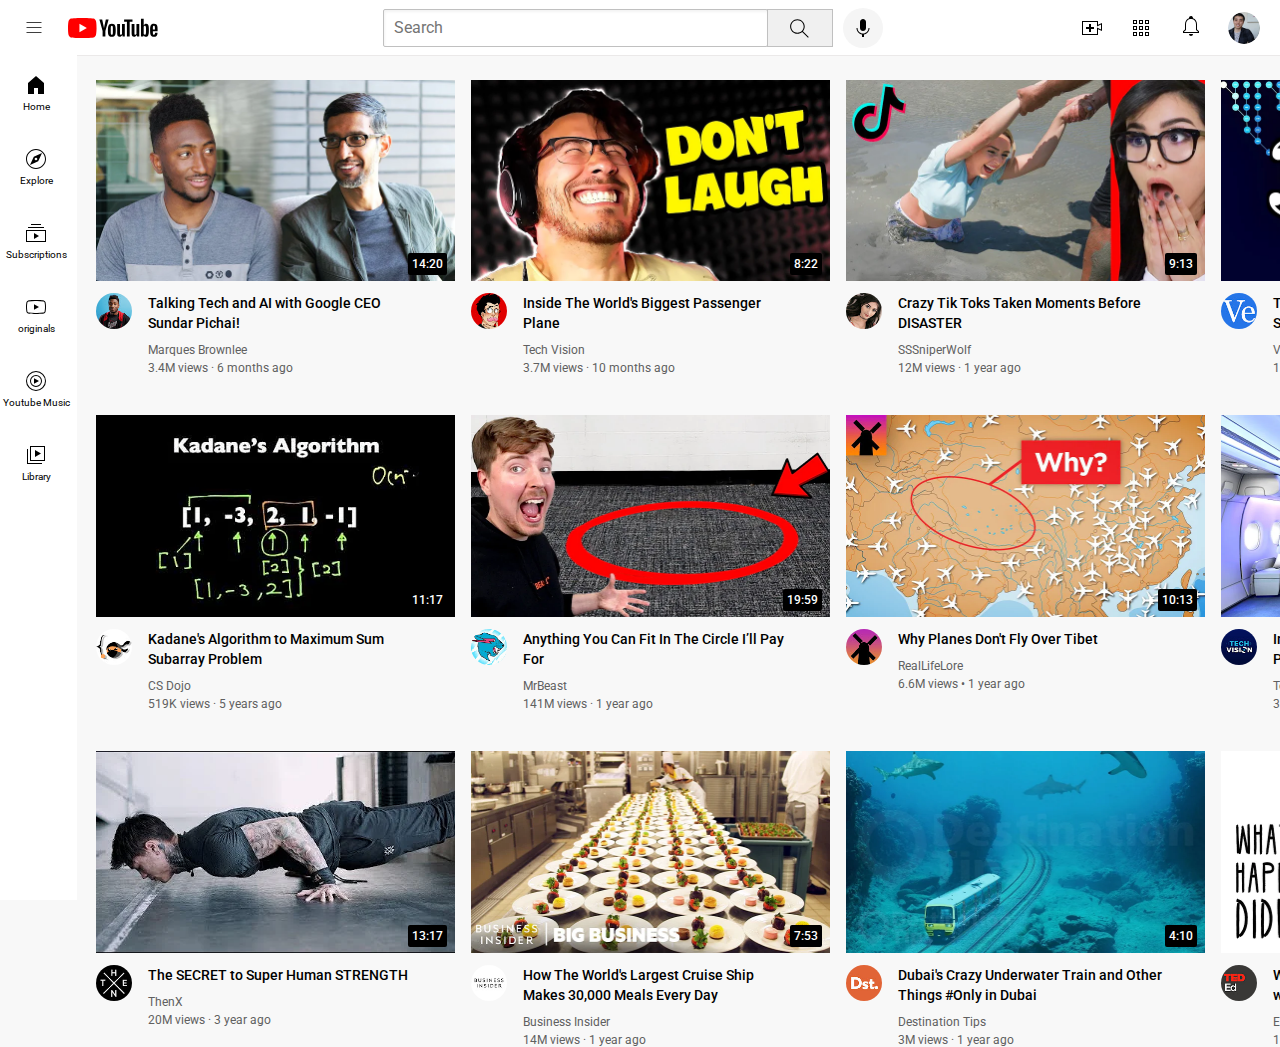
<file: index.html>
<!DOCTYPE html>
<html>
  <head>
    <meta charset="UTF-8">
    <meta http-equiv="X-UA-Compatible" 
          content="IE=edge">
    <meta name="viewport" 
          content="width=device-width, initial-scale=1.0">
    <title>youtube.com Clone</title>

      <link rel="preconnect" href="https://fonts.googleapis.com">
      <link rel="preconnect" href="https://fonts.gstatic.com" crossorigin>
      <link href="https://fonts.googleapis.com/css2?family=Roboto:ital,wght@0,100..900;1,100..900&display=swap" rel="stylesheet">

      <link rel="preconnect" href="https://fonts.googleapis.com">
      <link rel="preconnect" href="https://fonts.gstatic.com" crossorigin>
      <link href="https://fonts.googleapis.com/css2?family=Roboto:ital,wght@0,100..900;1,100..900&display=swap" rel="stylesheet">

      <link rel="preconnect" href="https://fonts.googleapis.com">
      <link rel="preconnect" href="https://fonts.gstatic.com" crossorigin>
      <link href="https://fonts.googleapis.com/css2?family=Roboto:ital,wght@0,100..900;1,100..900&display=swap" rel="stylesheet">



      <link rel="stylesheet" href="styles/general.css">
      <link rel="stylesheet" href="styles/header.css">
      <link rel="stylesheet" href="styles/video.css">
      <link rel="stylesheet" href="styles/sidebar.css">
  </head>
  <body>
    <div class="header">
      <div class="ls">
        <img class="hrmu" src="icons/hamburger-menu.svg" alt="">
        <img class="ytlogo" src="icons/youtube-logo.svg" alt="">
      </div>
      <div class="ms">
        <input class="search-bar" type="text" placeholder="Search">
        <button class="b1">
          <img class="z1" src="icons/search.svg" alt="">
          <button class="b2">
            <img class="z2" src="icons/voice-search-icon.svg" alt="">
          </button>
        </button>
      </div>
      <div class="rs">
        <img class="q1" src="icons/upload.svg" alt="">
        <img class="q2" src="icons/youtube-apps.svg" alt="">
        <div class="notifications-icon-container">
          <img class="q3" src="icons/notifications.svg" alt="">
          <div notificaion-count> </div>
        </div>
        <img class="q4" src="icons/my-channel.jpeg" alt="">
      </div>
    </div>

    <div class="sidebar">
      <div class="sidebar-link">
        <img src="icons/home.svg" alt="">
        <div>Home</div>
      </div>
      <div class="sidebar-link">
        <img src="icons/explore.svg" alt="">
        <div>Explore</div>
      </div>
      <div class="sidebar-link">
        <img src="icons/subscriptions.svg" alt="">
        <div>Subscriptions</div>
      </div>
      <div class="sidebar-link">
        <img src="icons/originals.svg" alt="">
        <div>originals</div>
      </div>
      <div class="sidebar-link">
        <img src="icons/youtube-music.svg" alt="">
        <div>Youtube Music</div>
      </div>
      <div class="sidebar-link">
        <img src="icons/library.svg" alt="">
        <div>Library</div>
      </div>
    </div>

    <div class="g1">
      <div class="d1">
      <div class="tr1">
        <img class="thumbnail" src="thumbnails/thumbnail-1.webp">
        <div class="vd1">14:20</div>
      </div>

      <div class="g1">
        <div class="cp1">
          <img class="pf1" src="channel-pictures/channel-1.jpeg" alt="">
        </div>
        <div class="h1">
          <p class="p1">
            Talking Tech and AI with Google CEO Sundar Pichai!
          </p>
          <p class="p2">
            Marques Brownlee
          </p>
          <p class="p3">
            3.4M views · 6 months ago
          </p>
        </div>
        
      </div>
    </div>

    <div class="d1">
      <div class="tr1">
        <img class="thumbnail" src="thumbnails/thumbnail-2.webp">
        <div class="vd1">8:22</div>
      </div>

      <div class="g1">
        <div class="cp1">
          <img class="pf1" src="channel-pictures/channel-2.jpeg" alt="">
        </div>
        <div class="h1">
          <p class="p1">
            Inside The World's Biggest Passenger Plane
          </p>
          <p class="p2">
            Tech Vision
          </p>
          <p class="p3">
            3.7M views · 10 months ago
          </p>
        </div>
        
      </div>
    </div>


    <div class="d1">
      <div class="tr1">
        <img class="thumbnail" src="thumbnails/thumbnail-3.webp">
        <div class="vd1">9:13</div>
      </div>

      <div class="g1">
        <div class="cp1">
          <img class="pf1" src="channel-pictures/channel-3.jpeg" alt="">
        </div>
        <div class="h1">
          <p class="p1">   
            Crazy Tik Toks Taken Moments Before DISASTER
          </p>
          <p class="p2">
            SSSniperWolf
          </p>
          <p class="p3">
            12M views · 1 year ago
          </p>
        </div>
        
      </div>
    </div>

    <div class="d1">
      <div class="tr1">
        <img class="thumbnail" src="thumbnails/thumbnail-4.webp">
        <div class="vd1">22:09</div>
      </div>

      <div class="g1">
        <div class="cp1">
          <img class="pf1" src="channel-pictures/channel-4.jpeg" alt="">
        </div>
        <div class="h1">
          <p class="p1">
            The Simplest Math Problem No One Can Solve - Collatz Conjecture
          </p>
          <p class="p2">
            Veritasium
          </p>
          <p class="p3">
            18M views · 4 months ago
          </p>
        </div>
        
      </div>
    </div>


    <div class="d1">
      <div class="tr1">
        <img class="thumbnail" src="thumbnails/thumbnail-5.webp">
        <div class="vd1">11:17</div>
      </div>

      <div class="g1">
        <div class="cp1">
          <img class="pf1" src="channel-pictures/channel-5.jpeg" alt="">
        </div>
        <div class="h1">
          <p class="p1">
            Kadane's Algorithm to Maximum Sum Subarray Problem
          </p>
          <p class="p2">
            CS Dojo
          </p>
          <p class="p3">
            519K views · 5 years ago
          </p>
        </div>
        
      </div>
    </div>

    <div class="d1">
      <div class="tr1">
        <img class="thumbnail" src="thumbnails/thumbnail-6.webp">
        <div class="vd1">19:59</div>
      </div>

      <div class="g1">
        <div class="cp1">
          <img class="pf1" src="channel-pictures/channel-6.jpeg" alt="">
        </div>
        <div class="h1">
          <p class="p1">
            
            Anything You Can Fit In The Circle I’ll Pay For
          </p>
          <p class="p2">
            MrBeast
          </p>
          <p class="p3">
            141M views · 1 year ago
          </p>
        </div>
        
      </div>
    </div>
    

    <div class="d1">
      <div class="tr1">
        <img class="thumbnail" src="thumbnails/thumbnail-7.webp">
        <div class="vd1">10:13</div>
      </div>

      <div class="g1">
        <div class="cp1">
          <img class="pf1" src="channel-pictures/channel-7.jpeg" alt="">
        </div>
        <div class="h1">
          <p class="p1">
            Why Planes Don't Fly Over Tibet
          </p>
          <p class="p2">
            RealLifeLore
          </p>
          <p class="p3">
            6.6M views • 1 year ago
          </p>
        </div>
        
      </div>
    </div>

    <div class="d1">
      <div class="tr1">
        <img class="thumbnail" src="thumbnails/thumbnail-8.webp">
        <div class="vd1">7:12</div>
      </div>

      <div class="g1">
        <div class="cp1">
          <img class="pf1" src="channel-pictures/channel-8.jpeg" alt="">
        </div>
        <div class="h1">
          <p class="p1">
            Inside The World's Biggest Passenger Plane
          </p>
          <p class="p2">
            Tech Vision
          </p>
          <p class="p3">
            3.7M views · 10 months ago
          </p>
        </div>
        
      </div>
    </div>


    <div class="d1">
      <div class="tr1">
        <img class="thumbnail" src="thumbnails/thumbnail-9.webp">
        <div class="vd1">13:17</div>
      </div>

      <div class="g1">
        <div class="cp1">
          <img class="pf1" src="channel-pictures/channel-9.jpeg" alt="">
        </div>
        <div class="h1">
          <p class="p1">   
            The SECRET to Super Human STRENGTH
          </p>
          <p class="p2">
            ThenX
          </p>
          <p class="p3">
            20M views · 3 year ago
          </p>
        </div>
        
      </div>
    </div>

    <div class="d1">
      <div class="tr1">
        <img class="thumbnail" src="thumbnails/thumbnail-10.webp">
        <div class="vd1">7:53</div>
      </div>

      <div class="g1">
        <div class="cp1">
          <img class="pf1" src="channel-pictures/channel-10.jpeg" alt="">
        </div>
        <div class="h1">
          <p class="p1">
            How The World's Largest Cruise Ship Makes 30,000 Meals Every Day
          </p>
          <p class="p2">
            Business Insider
          </p>
          <p class="p3">
            14M views · 1 year ago
          </p>
        </div>
        
      </div>
    </div>


    <div class="d1">
      <div class="tr1">
        <img class="thumbnail" src="thumbnails/thumbnail-11.webp">
        <div class="vd1">4:10</div>
      </div>

      <div class="g1">
        <div class="cp1">
          <img class="pf1" src="channel-pictures/channel-11.jpeg" alt="">
        </div>
        <div class="h1">
          <p class="p1">
            Dubai's Crazy Underwater Train and Other Things #Only in Dubai
          </p>
          <p class="p2">
            Destination Tips
          </p>
          <p class="p3">
            3M views · 1 year ago
          </p>
        </div>
        
      </div>
    </div>

    <div class="d1">
      <div class="tr1">
        <img class="thumbnail" src="thumbnails/thumbnail-12.webp">
        <div class="vd1">4:51</div>
      </div>

      <div class="g1">
        <div class="cp1">
          <img class="pf1" src="channel-pictures/channel-12.jpeg" alt="">
        </div>
        <div class="h1">
          <p class="p1">          
              What would happen if you didn’t drink water? - Mia Nacamulli
          </p>
          <p class="p2">
            ED-Ed
          </p>
          <p class="p3">
            12M views · 5 years ago
          </p>
        </div>
        
      </div>
    </div>

    </div>
    
  </body>
</html>
</file>
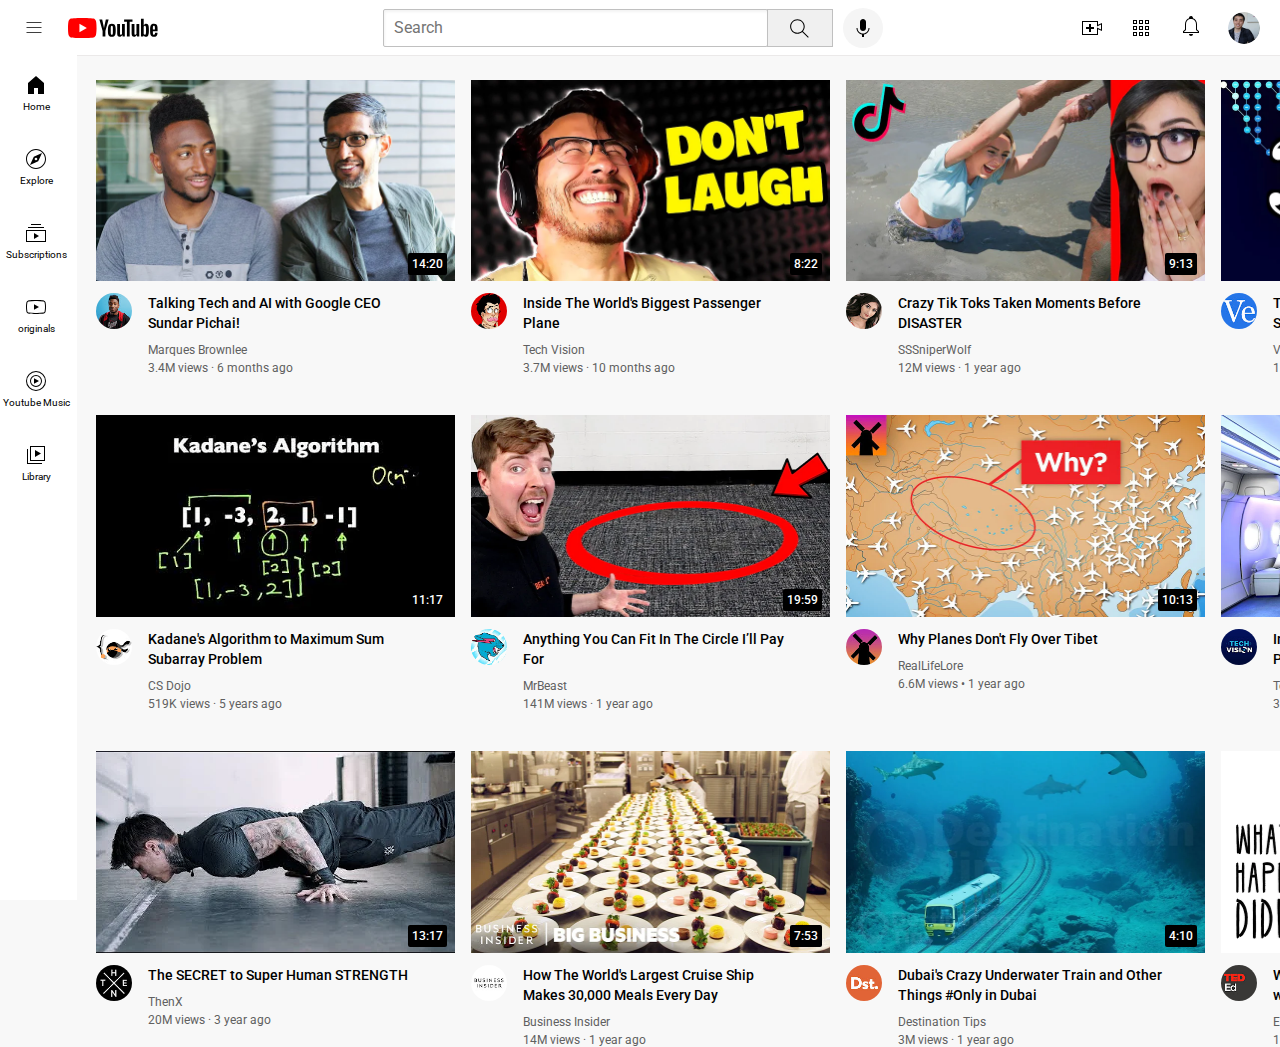
<file: youtube.html>
<!DOCTYPE html>
<html>
  <head>
    <title>youtube.com Clone</title>

      <link rel="preconnect" href="https://fonts.googleapis.com">
      <link rel="preconnect" href="https://fonts.gstatic.com" crossorigin>
      <link href="https://fonts.googleapis.com/css2?family=Roboto:ital,wght@0,100..900;1,100..900&display=swap" rel="stylesheet">

      <link rel="preconnect" href="https://fonts.googleapis.com">
      <link rel="preconnect" href="https://fonts.gstatic.com" crossorigin>
      <link href="https://fonts.googleapis.com/css2?family=Roboto:ital,wght@0,100..900;1,100..900&display=swap" rel="stylesheet">

      <link rel="preconnect" href="https://fonts.googleapis.com">
      <link rel="preconnect" href="https://fonts.gstatic.com" crossorigin>
      <link href="https://fonts.googleapis.com/css2?family=Roboto:ital,wght@0,100..900;1,100..900&display=swap" rel="stylesheet">



      <link rel="stylesheet" href="styles/general.css">
      <link rel="stylesheet" href="styles/header.css">
      <link rel="stylesheet" href="styles/video.css">
      <link rel="stylesheet" href="styles/sidebar.css">
  </head>
  <body>
    <div class="header">
      <div class="ls">
        <img class="hrmu" src="icons/hamburger-menu.svg" alt="">
        <img class="ytlogo" src="icons/youtube-logo.svg" alt="">
      </div>
      <div class="ms">
        <input class="search-bar" type="text" placeholder="Search">
        <button class="b1">
          <img class="z1" src="icons/search.svg" alt="">
          <button class="b2">
            <img class="z2" src="icons/voice-search-icon.svg" alt="">
          </button>
        </button>
      </div>
      <div class="rs">
        <img class="q1" src="icons/upload.svg" alt="">
        <img class="q2" src="icons/youtube-apps.svg" alt="">
        <div class="notifications-icon-container">
          <img class="q3" src="icons/notifications.svg" alt="">
          <div notificaion-count> </div>
        </div>
        <img class="q4" src="icons/my-channel.jpeg" alt="">
      </div>
    </div>

    <div class="sidebar">
      <div class="sidebar-link">
        <img src="icons/home.svg" alt="">
        <div>Home</div>
      </div>
      <div class="sidebar-link">
        <img src="icons/explore.svg" alt="">
        <div>Explore</div>
      </div>
      <div class="sidebar-link">
        <img src="icons/subscriptions.svg" alt="">
        <div>Subscriptions</div>
      </div>
      <div class="sidebar-link">
        <img src="icons/originals.svg" alt="">
        <div>originals</div>
      </div>
      <div class="sidebar-link">
        <img src="icons/youtube-music.svg" alt="">
        <div>Youtube Music</div>
      </div>
      <div class="sidebar-link">
        <img src="icons/library.svg" alt="">
        <div>Library</div>
      </div>
    </div>

    <div class="g1">
      <div class="d1">
      <div class="tr1">
        <img class="thumbnail" src="thumbnails/thumbnail-1.webp">
        <div class="vd1">14:20</div>
      </div>

      <div class="g1">
        <div class="cp1">
          <img class="pf1" src="channel-pictures/channel-1.jpeg" alt="">
        </div>
        <div class="h1">
          <p class="p1">
            Talking Tech and AI with Google CEO Sundar Pichai!
          </p>
          <p class="p2">
            Marques Brownlee
          </p>
          <p class="p3">
            3.4M views · 6 months ago
          </p>
        </div>
        
      </div>
    </div>

    <div class="d1">
      <div class="tr1">
        <img class="thumbnail" src="thumbnails/thumbnail-2.webp">
        <div class="vd1">8:22</div>
      </div>

      <div class="g1">
        <div class="cp1">
          <img class="pf1" src="channel-pictures/channel-2.jpeg" alt="">
        </div>
        <div class="h1">
          <p class="p1">
            Inside The World's Biggest Passenger Plane
          </p>
          <p class="p2">
            Tech Vision
          </p>
          <p class="p3">
            3.7M views · 10 months ago
          </p>
        </div>
        
      </div>
    </div>


    <div class="d1">
      <div class="tr1">
        <img class="thumbnail" src="thumbnails/thumbnail-3.webp">
        <div class="vd1">9:13</div>
      </div>

      <div class="g1">
        <div class="cp1">
          <img class="pf1" src="channel-pictures/channel-3.jpeg" alt="">
        </div>
        <div class="h1">
          <p class="p1">   
            Crazy Tik Toks Taken Moments Before DISASTER
          </p>
          <p class="p2">
            SSSniperWolf
          </p>
          <p class="p3">
            12M views · 1 year ago
          </p>
        </div>
        
      </div>
    </div>

    <div class="d1">
      <div class="tr1">
        <img class="thumbnail" src="thumbnails/thumbnail-4.webp">
        <div class="vd1">22:09</div>
      </div>

      <div class="g1">
        <div class="cp1">
          <img class="pf1" src="channel-pictures/channel-4.jpeg" alt="">
        </div>
        <div class="h1">
          <p class="p1">
            The Simplest Math Problem No One Can Solve - Collatz Conjecture
          </p>
          <p class="p2">
            Veritasium
          </p>
          <p class="p3">
            18M views · 4 months ago
          </p>
        </div>
        
      </div>
    </div>


    <div class="d1">
      <div class="tr1">
        <img class="thumbnail" src="thumbnails/thumbnail-5.webp">
        <div class="vd1">11:17</div>
      </div>

      <div class="g1">
        <div class="cp1">
          <img class="pf1" src="channel-pictures/channel-5.jpeg" alt="">
        </div>
        <div class="h1">
          <p class="p1">
            Kadane's Algorithm to Maximum Sum Subarray Problem
          </p>
          <p class="p2">
            CS Dojo
          </p>
          <p class="p3">
            519K views · 5 years ago
          </p>
        </div>
        
      </div>
    </div>

    <div class="d1">
      <div class="tr1">
        <img class="thumbnail" src="thumbnails/thumbnail-6.webp">
        <div class="vd1">19:59</div>
      </div>

      <div class="g1">
        <div class="cp1">
          <img class="pf1" src="channel-pictures/channel-6.jpeg" alt="">
        </div>
        <div class="h1">
          <p class="p1">
            
            Anything You Can Fit In The Circle I’ll Pay For
          </p>
          <p class="p2">
            MrBeast
          </p>
          <p class="p3">
            141M views · 1 year ago
          </p>
        </div>
        
      </div>
    </div>
    

    <div class="d1">
      <div class="tr1">
        <img class="thumbnail" src="thumbnails/thumbnail-7.webp">
        <div class="vd1">10:13</div>
      </div>

      <div class="g1">
        <div class="cp1">
          <img class="pf1" src="channel-pictures/channel-7.jpeg" alt="">
        </div>
        <div class="h1">
          <p class="p1">
            Why Planes Don't Fly Over Tibet
          </p>
          <p class="p2">
            RealLifeLore
          </p>
          <p class="p3">
            6.6M views • 1 year ago
          </p>
        </div>
        
      </div>
    </div>

    <div class="d1">
      <div class="tr1">
        <img class="thumbnail" src="thumbnails/thumbnail-8.webp">
        <div class="vd1">7:12</div>
      </div>

      <div class="g1">
        <div class="cp1">
          <img class="pf1" src="channel-pictures/channel-8.jpeg" alt="">
        </div>
        <div class="h1">
          <p class="p1">
            Inside The World's Biggest Passenger Plane
          </p>
          <p class="p2">
            Tech Vision
          </p>
          <p class="p3">
            3.7M views · 10 months ago
          </p>
        </div>
        
      </div>
    </div>


    <div class="d1">
      <div class="tr1">
        <img class="thumbnail" src="thumbnails/thumbnail-9.webp">
        <div class="vd1">13:17</div>
      </div>

      <div class="g1">
        <div class="cp1">
          <img class="pf1" src="channel-pictures/channel-9.jpeg" alt="">
        </div>
        <div class="h1">
          <p class="p1">   
            The SECRET to Super Human STRENGTH
          </p>
          <p class="p2">
            ThenX
          </p>
          <p class="p3">
            20M views · 3 year ago
          </p>
        </div>
        
      </div>
    </div>

    <div class="d1">
      <div class="tr1">
        <img class="thumbnail" src="thumbnails/thumbnail-10.webp">
        <div class="vd1">7:53</div>
      </div>

      <div class="g1">
        <div class="cp1">
          <img class="pf1" src="channel-pictures/channel-10.jpeg" alt="">
        </div>
        <div class="h1">
          <p class="p1">
            How The World's Largest Cruise Ship Makes 30,000 Meals Every Day
          </p>
          <p class="p2">
            Business Insider
          </p>
          <p class="p3">
            14M views · 1 year ago
          </p>
        </div>
        
      </div>
    </div>


    <div class="d1">
      <div class="tr1">
        <img class="thumbnail" src="thumbnails/thumbnail-11.webp">
        <div class="vd1">4:10</div>
      </div>

      <div class="g1">
        <div class="cp1">
          <img class="pf1" src="channel-pictures/channel-11.jpeg" alt="">
        </div>
        <div class="h1">
          <p class="p1">
            Dubai's Crazy Underwater Train and Other Things #Only in Dubai
          </p>
          <p class="p2">
            Destination Tips
          </p>
          <p class="p3">
            3M views · 1 year ago
          </p>
        </div>
        
      </div>
    </div>

    <div class="d1">
      <div class="tr1">
        <img class="thumbnail" src="thumbnails/thumbnail-12.webp">
        <div class="vd1">4:51</div>
      </div>

      <div class="g1">
        <div class="cp1">
          <img class="pf1" src="channel-pictures/channel-12.jpeg" alt="">
        </div>
        <div class="h1">
          <p class="p1">          
              What would happen if you didn’t drink water? - Mia Nacamulli
          </p>
          <p class="p2">
            ED-Ed
          </p>
          <p class="p3">
            12M views · 5 years ago
          </p>
        </div>
        
      </div>
    </div>

    </div>
    
  </body>
</html>
</file>
<file: styles/general.css>
p{
  font-family: Roboto, Arial;
  margin-top: 0px;
  margin-bottom: 0px;
}

body{
  margin: 0px;
  padding-top: 80px;
  padding-left: 96px;
  padding-right: 24px;
  background-color: rgb(248, 248, 248);
}
</file>
<file: styles/header.css>
.header{
  height: 55px;
  display: flex;
  flex-direction: row;
  justify-content: space-between;

  position: fixed;
  top: 0;
  left: 0;
  right: 0;
  z-index: 100;

  background-color: white;
  border-bottom-width: 1px;
  border-bottom-style:solid ;
  border-bottom-color: rgb(235, 233, 233);

}

.ls{
  width: 150px;
  display: flex;
  align-items: center;
}

.hrmu{
  height: 20px;
  margin-left: 24px;
  margin-right: 24px;
}

.ytlogo{
  height: 20px;
}


.ms{
  display: flex;
  flex-direction: row;
  align-items: center;
  flex: 1;
  margin-left: 70px;
  margin-right: 35px;
  max-width: 500px;
}

.search-bar{
  flex: 1;
  height: 34px;
  padding-left: 10px;
  font-size: 16px;
  border-width: 1px;
  border-style: solid;
  border-color: rgb(192, 192, 192);
  border-radius: 2px;
  box-shadow: inset 1px 2px 3px rgba(0, 0, 0, 0.05);
  width: 0;
}

.search-bar::placeholder{
  font-family: roboto, Arial;
}

.z1{
  height: 25px;
  margin-top: 4px;
}

.b1{
  height: 38px;
  width: 66px;
  background-color: rgb(240, 240, 240);
  border-width: 1px;
  border-style: solid;
  border-color: rgb(192, 192, 192);
  margin-left: -1px;
  margin-right: 10px;
}

.b2{
  height: 40px;
  width: 40px;
  border-radius: 20px;
  border: none;
  background-color: rgb(245, 245, 245);
}

.z2{
  height: 24px;
  margin-top: 4px;
}

.rs{
  display: flex;
  align-items: center;
  justify-content: space-between;
  width: 180px;
  margin-right: 20px;
  flex-shrink: 0;
}

.q1{
  height: 24px;
}


.q2{
  height: 24px;
}

.q3{
  height: 24px;
}

.notifications-icon-container{
  position: relative;
}

.notificaion-count{
  position: absolute;
  top: 0;
  right: 0;
  background-color: red;
  color: white;
  font-family: Roboto, Arial;
  font-size: 11px;
  padding-left: 5px;
  padding-right: 5px;
  padding-top: 2px;
  padding-bottom: 2px;
  border-radius: 10px;
}

.q4{
  height: 32px;
  border-radius: 16px;
}
</file>
<file: styles/video.css>
.thumbnail{
  width: 100%;
}


.p1{
  font-size: 14px;
  font-weight: 500;
  line-height: 20px;
  margin-bottom: 10px;
}

.p2, .p3{
  font-size: 12px;
  color: rgb(96, 96, 96);
}

.p2{
  margin-bottom: 4px;
}

.cp1{
}

.h1{
  width: 275px;
}

.pf1{
  width: 36px;
  border-radius: 50px;
}

.tr1{
  margin-bottom: 8px;
  position: relative;
}

.g1{
  display: grid;
  grid-template-columns: 1fr 1fr 1fr;
  column-gap: 16px;
  row-gap: 40px;
}

@media (max-width: 750px){
  .g1 {
    grid-template-columns: 1fr 1fr;
  }
}

@media(min-width: 751px) and (max-width: 999px){
  .g1 {
    grid-template-columns: 1fr 1fr 1fr;
  }
}

@media (min-width: 1000px){
  .g1 {
    grid-template-columns: 1fr 1fr 1fr 1fr;
  }
}


.vd1{
  font-family: roboto, Arial;
  font-size: 12px;
  font-weight: 500;
  padding: 4px;
  border-radius: 2px;
  background-color: black;
  color: white;
  position: absolute;
  bottom: 10px;
  right: 8px;
}
</file>
<file: styles/sidebar.css>
.sidebar{
  position: fixed;
  left: 0;
  bottom: 0;
  top: 55px;
  width: 72px;
  background-color: white;
  z-index: 120;
  padding-right: 5px;
}
.sidebar-link{
  height: 74px;
  display: flex;
  justify-content: center;
  align-items: center;
  flex-direction: column;
  cursor: pointer;
}

.sidebar-link:hover{
  background-color: rgb(235, 235, 235);
}

.sidebar-link img{
  height: 24px;
  margin-bottom: 4px;
}

.sidebar-link div{
  font-family: Roboto, Arial;
  font-size: 10px;
}
</file>
